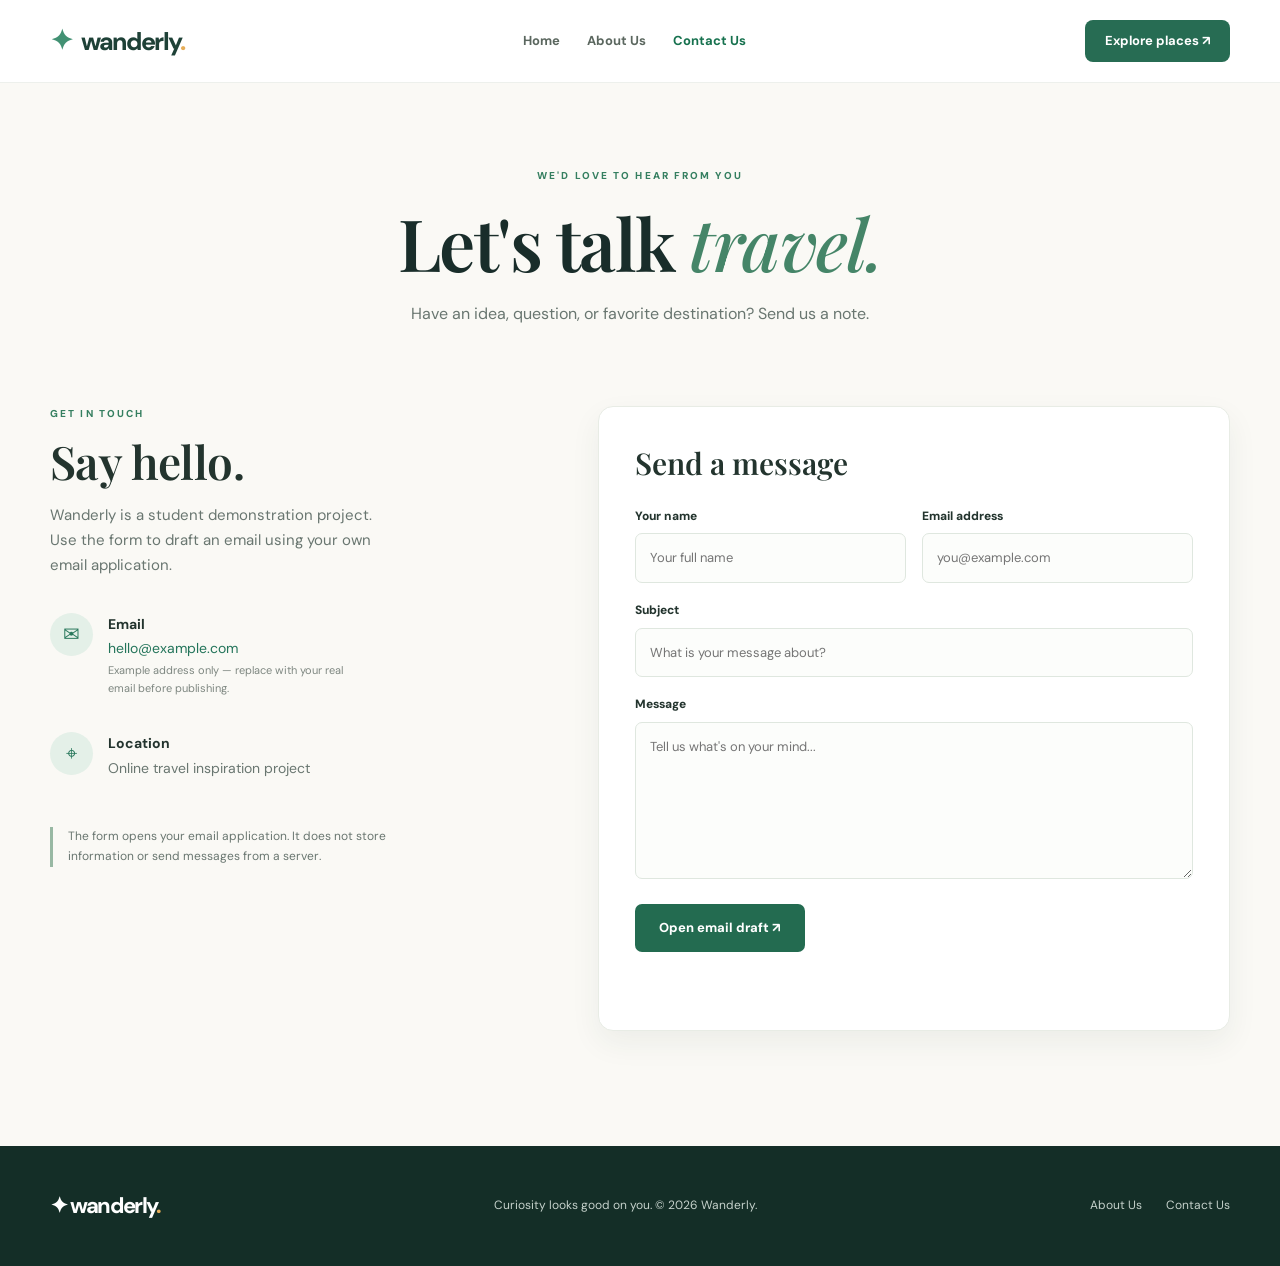
<file: contact.html>
<!doctype html>
<html lang="en"><head><meta charset="utf-8"><meta name="viewport" content="width=device-width, initial-scale=1"><meta name="description" content="Contact Wanderly Travel with questions and feedback."><title>Contact Us | Wanderly</title><link rel="stylesheet" href="style.css"><script src="script.js" defer></script></head>
<body><header class="site-header"><nav class="nav container" aria-label="Main navigation"><a class="brand" href="index.html"><span class="brand-mark">✦</span> wanderly<span class="brand-dot">.</span></a><div class="nav-links"><a href="index.html">Home</a><a href="about.html">About Us</a><a class="active" aria-current="page" href="contact.html">Contact Us</a></div><a class="nav-cta" href="index.html">Explore places ↗</a></nav></header>
<main><section class="page-hero container"><p class="section-kicker">WE'D LOVE TO HEAR FROM YOU</p><h1>Let's talk <em>travel.</em></h1><p>Have an idea, question, or favorite destination? Send us a note.</p></section>
<section class="contact-layout container"><div class="contact-details"><p class="section-kicker">GET IN TOUCH</p><h2>Say hello.</h2><p>Wanderly is a student demonstration project. Use the form to draft an email using your own email application.</p><div class="contact-info"><span>✉</span><div><strong>Email</strong><a href="mailto:hello@example.com">hello@example.com</a><small>Example address only — replace with your real email before publishing.</small></div></div><div class="contact-info"><span>⌖</span><div><strong>Location</strong><p>Online travel inspiration project</p></div></div><p class="contact-note">The form opens your email application. It does not store information or send messages from a server.</p></div>
<form class="contact-form" id="contactForm"><h2>Send a message</h2><div class="form-row"><div class="field"><label for="contactName">Your name</label><input id="contactName" name="name" type="text" placeholder="Your full name" required maxlength="100"></div><div class="field"><label for="contactEmail">Email address</label><input id="contactEmail" name="email" type="email" placeholder="you@example.com" required maxlength="200"></div></div><div class="field"><label for="contactSubject">Subject</label><input id="contactSubject" name="subject" type="text" placeholder="What is your message about?" required maxlength="150"></div><div class="field"><label for="contactMessage">Message</label><textarea id="contactMessage" name="message" rows="6" placeholder="Tell us what's on your mind..." required maxlength="5000"></textarea></div><button class="submit-btn" type="submit">Open email draft ↗</button><p id="formStatus" class="form-status" role="status" aria-live="polite"></p></form></section></main>
<footer class="footer"><div class="container footer-inner"><a class="brand" href="index.html">✦ wanderly<span class="brand-dot">.</span></a><p>Curiosity looks good on you. © <span id="year">2026</span> Wanderly.</p><div><a href="about.html">About Us</a><a href="contact.html">Contact Us</a></div></div></footer></body></html>
</file>
<file: style.css>
@import url('https://fonts.googleapis.com/css2?family=DM+Sans:wght@400;500;600;700;800&family=Playfair+Display:ital,wght@0,500;0,600;0,700;1,500;1,600&display=swap');
:root{--dark:#192d2a;--green:#286a55;--text:#23342e;--muted:#697670;--cream:#faf9f5;--sand:#f3efe7;--border:#e4e8e3}*{box-sizing:border-box}html{scroll-behavior:smooth}body{margin:0;color:var(--text);background:var(--cream);font:15px/1.65 'DM Sans',Arial,sans-serif}a{color:inherit;text-decoration:none}button,input,textarea{font:inherit}button{cursor:pointer}.container{width:min(1180px,calc(100% - 64px));margin-inline:auto}.site-header{position:relative;z-index:20;background:#fff;border-bottom:1px solid #edf0ec}.nav{display:flex;min-height:82px;align-items:center;gap:24px}.brand{white-space:nowrap;font-weight:800;font-size:25px;letter-spacing:-1.4px;color:#1e4137}.brand-mark{font-size:28px;margin-right:5px;color:#429173}.brand-dot{color:#e6ad57}.nav-links{display:flex;gap:27px;margin-left:auto;align-items:center}.nav-links a{font-size:13px;font-weight:700;color:#5b675f;white-space:nowrap;transition:color .2s}.nav-links a:hover,.nav-links a.active{color:#16714e}.nav-search{display:flex;align-items:center;gap:6px;margin-left:15px}.nav-search input{width:210px;padding:11px 13px;border:1px solid #dce4db;border-radius:8px;outline:0;background:#fbfcfa;font-size:12px}.nav-search input:focus,.field input:focus,.field textarea:focus{border-color:#368268;box-shadow:0 0 0 3px #3682681a}.btn{border:0;border-radius:8px;padding:11px 15px;font-size:12px;font-weight:800;white-space:nowrap}.btn-search{background:#257054;color:white}.btn-search:hover,.submit-btn:hover{background:#164d39}.btn-clear{color:#315949;background:#edf2ed}.btn-clear:hover{background:#e2ebe3}.nav-cta{margin-left:auto;color:white;background:#276c53;padding:10px 20px;border-radius:8px;font-size:13px;font-weight:700}.nav-cta:hover{background:#174a39}.sr-only{position:absolute;width:1px;height:1px;padding:0;margin:-1px;overflow:hidden;clip:rect(0,0,0,0);white-space:nowrap;border:0}.hero{min-height:540px;position:relative;color:white;background:linear-gradient(90deg,rgba(6,41,34,.65),rgba(10,50,44,.1)),url('https://images.unsplash.com/photo-1501785888041-af3ef285b470?w=1800&q=88') center 52%/cover,url('images/hero.svg') center/cover}.hero-shade{position:absolute;inset:0;background:linear-gradient(0deg,rgba(0,33,30,.24),transparent 40%)}.hero-content{position:relative;padding-block:108px 88px}.eyebrow,.section-kicker{letter-spacing:2.1px;font-size:10px;font-weight:800}.eyebrow{display:flex;align-items:center;gap:10px;color:#e3f3e8}.dot{width:7px;height:7px;border-radius:50%;background:#d5b36e}.hero h1,.page-hero h1{font:600 clamp(48px,6.2vw,84px)/1.08 'Playfair Display',Georgia,serif;letter-spacing:-1.5px;margin:19px 0 20px}.hero h1 em,.page-hero h1 em,.intro h2 em{font-weight:500;color:#dfc48d}.hero-content>p{max-width:460px;color:#edf3ee;font-size:15px;margin-bottom:32px}.hero-cta{display:inline-flex;align-items:center;gap:24px;background:#fff;color:#194334;font-size:13px;padding:13px 19px;border-radius:6px;font-weight:800}.hero-cta:hover{background:#e4efdf}.hero-bottom{position:relative;display:flex;justify-content:space-between;letter-spacing:2px;font-size:10px;font-weight:700;opacity:.8;padding-bottom:20px}.intro{display:flex;justify-content:space-between;align-items:end;gap:48px;padding-block:78px 55px}.section-kicker{color:#357f60;margin:0 0 12px}.intro h2,.section-header h2,.about-text h2,.team-section h2,.guidance h2,.contact-details h2,.banner h2{font:600 clamp(30px,3.6vw,46px)/1.18 'Playfair Display',Georgia,serif;letter-spacing:-.6px;margin:0}.intro h2 em{color:#4a8b6b}.intro-copy{max-width:360px;color:var(--muted);font-size:14px}.intro-copy strong{color:var(--dark)}.results-section{padding-bottom:92px}.section-header{display:flex;align-items:end;justify-content:space-between;gap:18px;padding-bottom:20px;border-bottom:1px solid #e5e9e2}.result-count{font-size:12px;color:var(--muted)}.search-status{min-height:24px;color:var(--muted);font-size:13px;margin:18px 0 24px}.cards{display:grid;grid-template-columns:repeat(3,minmax(0,1fr));gap:24px}.destination-card{overflow:hidden;border-radius:12px;background:#fff;border:1px solid #ecede8;box-shadow:0 8px 26px rgba(31,58,41,.035);transition:transform .2s,box-shadow .2s}.destination-card:hover{transform:translateY(-4px);box-shadow:0 16px 38px rgba(31,58,41,.1)}.destination-card img{display:block;width:100%;height:215px;object-fit:cover;background:#d4e5d7}.card-body{padding:20px 22px 24px}.tag{display:inline-block;font-size:10px;letter-spacing:1.1px;font-weight:800;color:#2d805d;background:#e8f3eb;padding:3px 9px;border-radius:4px}.card-body h3{font:600 23px/1.25 'Playfair Display',Georgia,serif;margin:13px 0 7px}.card-body p{margin:0;color:#6a7670;font-size:13px;line-height:1.6}.location{margin-top:12px!important;color:#348065!important;font-size:11px!important;font-weight:700}.empty-state{grid-column:1/-1;padding:48px 24px;border:1px dashed #b7c8bb;background:#f7faf7;border-radius:12px;text-align:center}.empty-state h3{font:600 25px 'Playfair Display',Georgia,serif}.banner{background:#dce9df}.banner-inner{padding-block:52px;display:flex;align-items:center;justify-content:space-between;gap:20px}.banner h2{font-size:37px}.dark-cta{background:#1d563f;color:white}.dark-cta:hover{background:#16442f}.footer{background:#142e27;color:#c5d1cb}.footer-inner{display:flex;align-items:center;justify-content:space-between;gap:24px;min-height:120px}.footer .brand{color:white;font-size:22px}.footer p{font-size:12px}.footer-inner>div{display:flex;gap:24px;font-size:12px}.footer a:hover{text-decoration:underline}.page-hero{text-align:center;padding-block:85px 78px}.page-hero h1{font-size:clamp(45px,6vw,72px);color:var(--dark)}.page-hero h1 em{color:#458568}.page-hero>p:last-child{max-width:550px;margin:0 auto;color:var(--muted);font-size:16px}.about-layout{display:grid;grid-template-columns:1fr 1fr;align-items:center;gap:68px;padding-bottom:100px}.about-image{border-radius:15px;overflow:hidden;min-height:360px}.about-image img{width:100%;height:380px;object-fit:cover;display:block}.about-text p:not(.section-kicker){color:var(--muted);margin-top:20px}.team-section{background:#edf3ed;padding-block:72px 82px}.team-section h2{margin-bottom:28px}.info-grid{display:grid;grid-template-columns:repeat(3,1fr);gap:20px}.info-card{padding:30px;background:white;border-radius:12px}.info-icon{font-size:30px;color:#398468}.info-card h3{font-size:17px;margin:14px 0 7px}.info-card p{color:var(--muted);font-size:13px;margin:0}.guidance{padding-block:85px 100px}.steps{display:grid;grid-template-columns:1fr 1fr;gap:28px 50px;margin-top:35px}.steps>div{display:flex;gap:20px}.steps span{font:600 29px 'Playfair Display',Georgia,serif;color:#60a080}.steps h3{margin:0 0 5px;font-size:17px}.steps p{margin:0;color:var(--muted);font-size:13px}.contact-layout{display:grid;grid-template-columns:.85fr 1.15fr;gap:80px;align-items:start;padding-bottom:115px}.contact-details>p:not(.section-kicker){color:var(--muted);max-width:340px}.contact-info{display:flex;gap:15px;margin-top:35px}.contact-info>span{display:flex;align-items:center;justify-content:center;flex:0 0 43px;height:43px;border-radius:50%;color:#29785c;background:#e4f0e8;font-size:20px}.contact-info strong{display:block;font-size:14px}.contact-info a{font-size:14px;color:#23745a}.contact-info p{font-size:14px;color:var(--muted);margin:2px 0}.contact-info small{display:block;color:#7e8781;font-size:11px;max-width:250px}.contact-note{border-left:3px solid #98b8a3;padding-left:15px;font-size:12px!important;margin-top:45px}.contact-form{background:white;border:1px solid #e8ece5;border-radius:15px;padding:36px;box-shadow:0 12px 30px #203c2810}.contact-form h2{font:600 30px 'Playfair Display',Georgia,serif;margin:0 0 24px}.form-row{display:grid;grid-template-columns:1fr 1fr;gap:16px}.field{margin-bottom:18px}.field label{display:block;font-size:12px;font-weight:800;margin-bottom:7px}.field input,.field textarea{width:100%;padding:13px 14px;border:1px solid #dfe7df;border-radius:7px;outline:0;background:#fcfdfb;font-size:13px;resize:vertical}.submit-btn{background:#236b50;color:#fff;padding:13px 24px;border-radius:7px;border:0;font-size:13px;font-weight:800}.form-status{font-size:12px;color:#426d51;min-height:18px}
@media(max-width:1100px){.nav{flex-wrap:wrap;padding-block:14px;gap:14px}.nav-links{margin-left:auto}.nav-search{width:100%;margin-left:0}.nav-search input{flex:1}.hero-content{padding-top:100px}.cards{gap:16px}}@media(max-width:700px){.container{width:min(100% - 36px,1180px)}.nav{justify-content:space-between}.brand{font-size:22px}.nav-links{width:100%;order:2;justify-content:space-between;gap:10px;margin:0}.nav-search{order:3;flex-wrap:wrap}.nav-search input{min-width:100%;flex-basis:100%}.nav-cta{font-size:12px}.hero{min-height:515px}.hero-content{padding-top:88px;padding-bottom:60px}.hero h1{font-size:52px}.intro{display:block;padding-block:60px 32px}.intro-copy{max-width:100%}.cards,.info-grid,.steps,.about-layout,.contact-layout{grid-template-columns:1fr}.destination-card img{height:220px}.banner-inner{display:block}.banner .hero-cta{margin-top:20px}.footer-inner{flex-direction:column;text-align:center;padding-block:30px;gap:13px}.page-hero{padding-block:58px}.about-layout,.contact-layout{gap:35px;padding-bottom:65px}.team-section,.guidance{padding-block:60px}.contact-form{padding:24px}.form-row{grid-template-columns:1fr}.section-header{align-items:start}.result-count{padding-top:20px}.steps{gap:25px}}@media(prefers-reduced-motion:reduce){*,*:before,*:after{scroll-behavior:auto!important;transition:none!important}}
</file>
